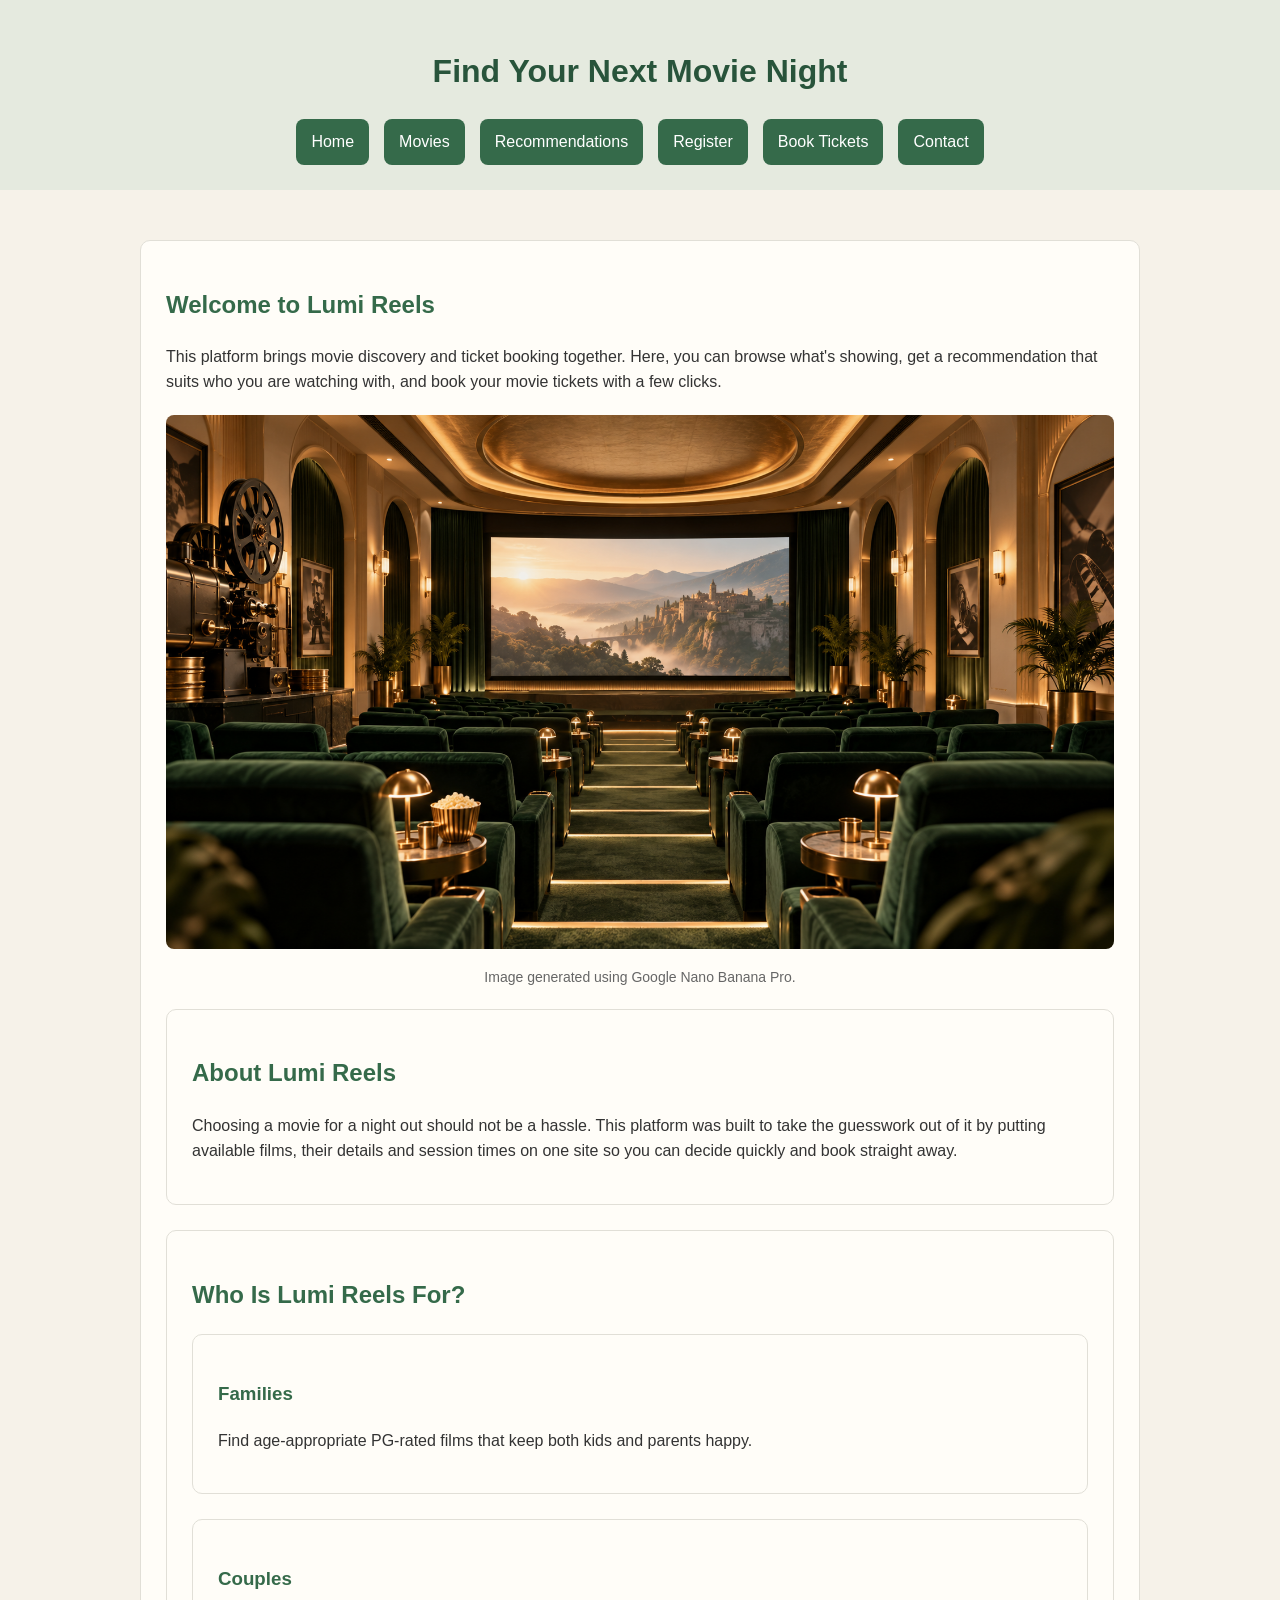
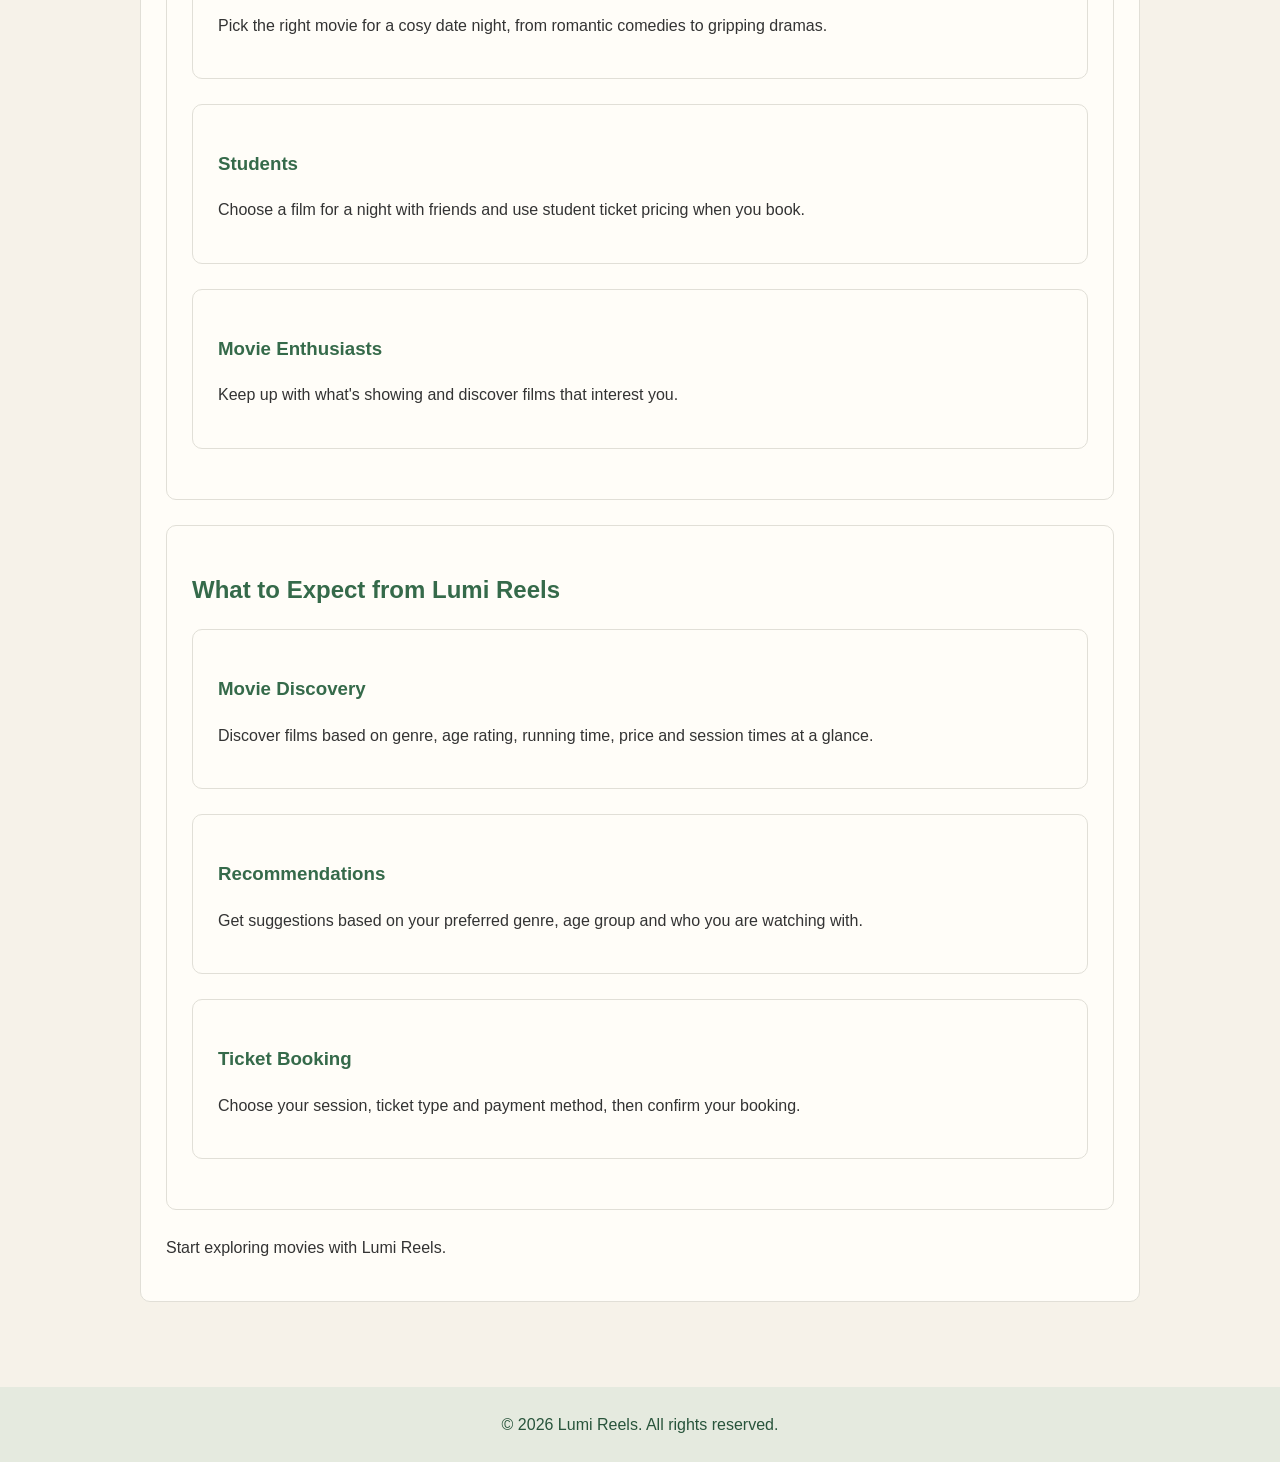
<file: index.html>
<!DOCTYPE html>
<html lang="en">

<head>
    <meta charset="UTF-8">
    <meta name="description" content="Discover Movies and Book Tickets">
    <meta name="keywords" content="movies, tickets, recommendations">
    <meta name="author" content="Nishith">
    <meta name="viewport" content="width=device-width, initial-scale=1.0">

    <title>Lumi Reels - Discover Movies and Book Tickets</title>

    <link rel="stylesheet" href="style/desktop.css" media="screen and (min-width: 768px)">
    <link rel="stylesheet" href="style/mobile.css" media="screen and (max-width: 767px)">
</head>

<body>

    <header id="main-header">
        <h1>Find Your Next Movie Night</h1>

        <nav aria-label="Main navigation">
            <ul>
                <li><a href="index.html" aria-current="page">Home</a></li>
                <li><a href="movies.html">Movies</a></li>
                <li><a href="recommend.html">Recommendations</a></li>
                <li><a href="register.html">Register</a></li>
                <li><a href="booking.html">Book Tickets</a></li>
                <li><a href="contact.html">Contact</a></li>
            </ul>
        </nav>
    </header>

    <main id="main-content">

        <article class="student-guide">

            <header>
                <h2>Welcome to Lumi Reels</h2>
                <p>
                    This platform brings movie discovery and ticket booking together.
                    Here, you can browse what's showing, get a recommendation that
                    suits who you are watching with, and book your movie tickets with a few clicks.
                </p>
            </header>

            
            <figure id="photo-section" class="photo-section">

                <img src="images/imgindex.png"
                    alt="Luxury cinema interior"
                    class="campus-photo">

                <figcaption>
                    Image generated using Google Nano Banana Pro.
                </figcaption>

            </figure>


            <section id="about">
                <h2>About Lumi Reels</h2>
                <p>
                    Choosing a movie for a night out should not be a hassle. This platform was built to take the guesswork out of it by
                    putting available films, their details and session times on one site so you can decide quickly and book straight away.
                </p>
            </section>

            <section id="audience">
                <h2>Who Is Lumi Reels For?</h2>

                <section>
                    <h3>Families</h3>
                    <p>Find age-appropriate PG-rated films that keep both kids and parents happy.</p>
                </section>

                <section>
                    <h3>Couples</h3>
                    <p>Pick the right movie for a cosy date night, from romantic comedies to gripping dramas.</p>
                </section>

                <section>
                    <h3>Students</h3>
                    <p>Choose a film for a night with friends and use student ticket pricing when you book.</p>
                </section>

                <section>
                    <h3>Movie Enthusiasts</h3>
                    <p>Keep up with what's showing and discover films that interest you.</p>
                </section>
            </section>

            <section id="features">
                <h2>What to Expect from Lumi Reels</h2>

                <section>
                    <h3>Movie Discovery</h3>
                    <p>Discover films based on genre, age rating, running time, price and session times at a glance.</p>
                </section>

                <section>
                    <h3>Recommendations</h3>
                    <p>Get suggestions based on your preferred genre, age group and who you are watching with.</p>
                </section>

                <section>
                    <h3>Ticket Booking</h3>
                    <p>Choose your session, ticket type and payment method, then confirm your booking.</p>
                </section>
            </section>

            <footer>
                <p>Start exploring movies with Lumi Reels.</p>
            </footer>

        </article>

    </main>

    <footer id="main-footer">
        <p>&copy; 2026 Lumi Reels. All rights reserved.</p>
    </footer>

</body>
</html>
</file>
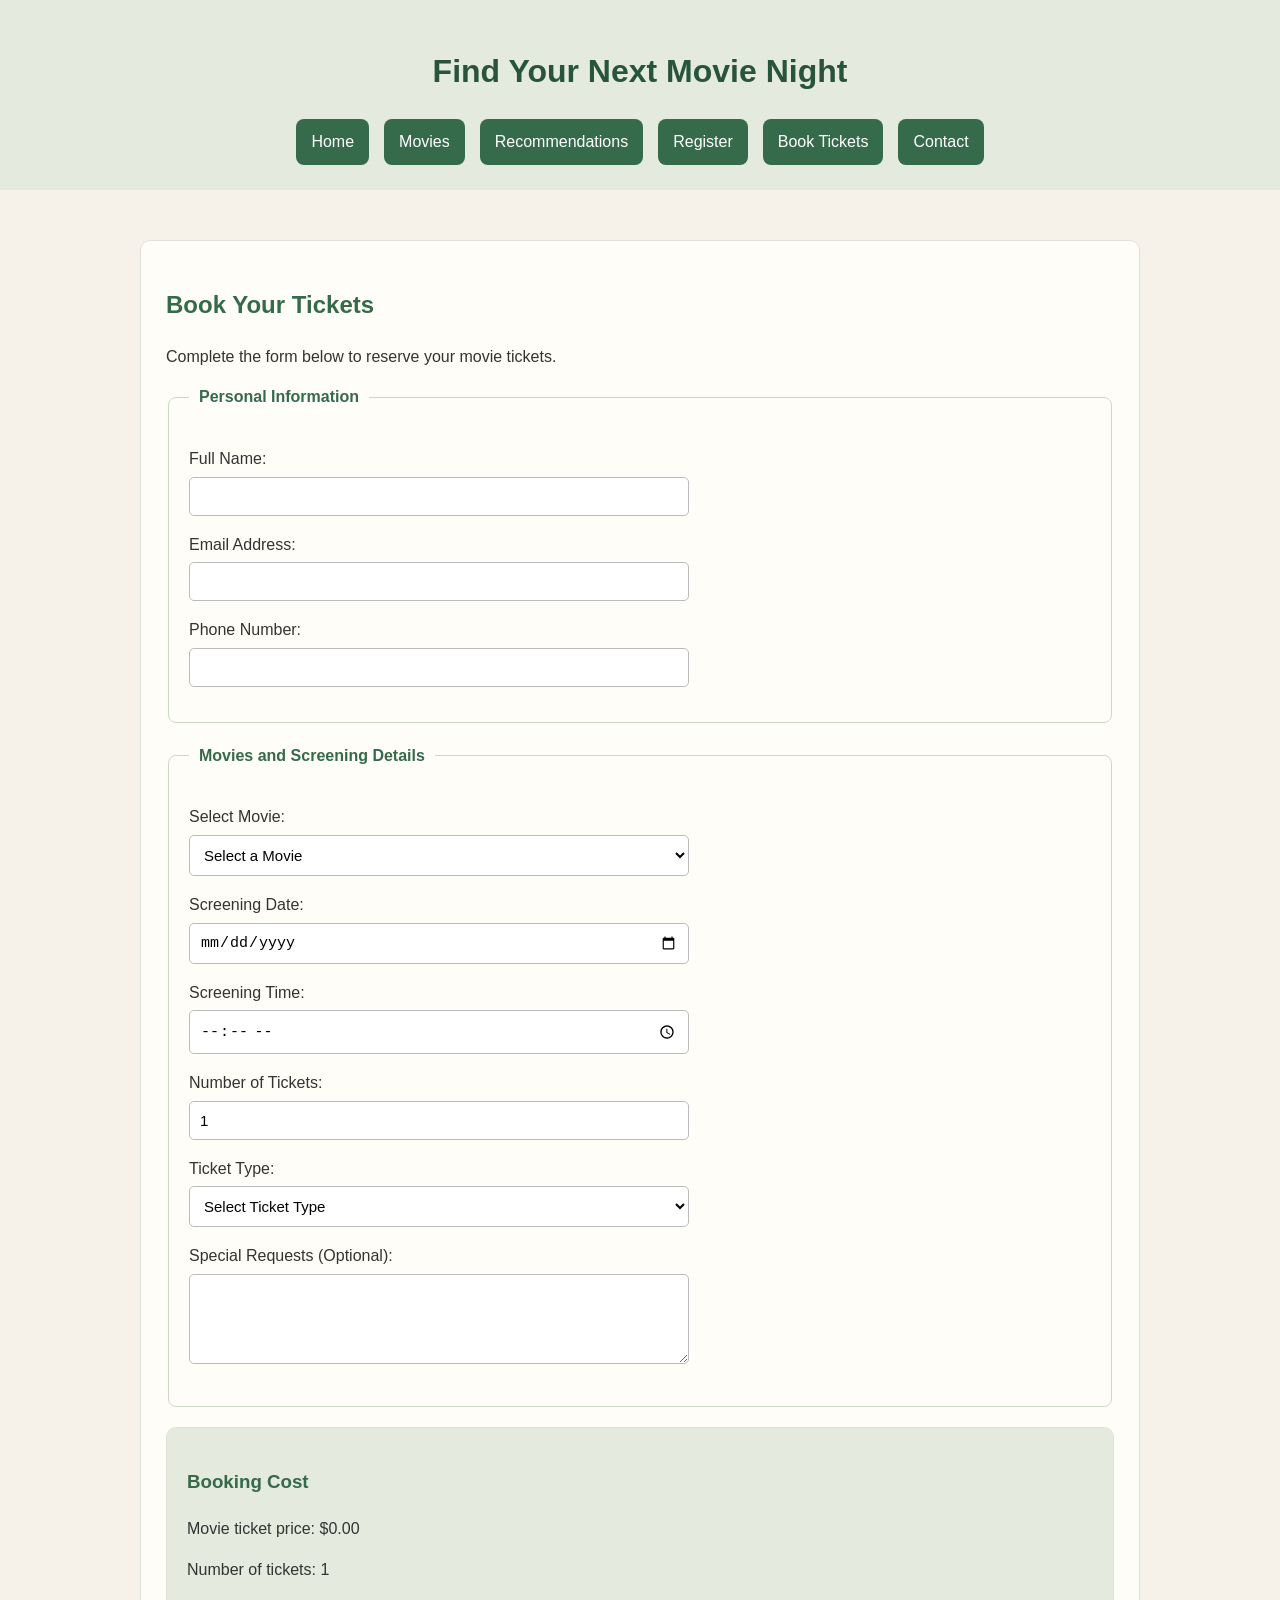
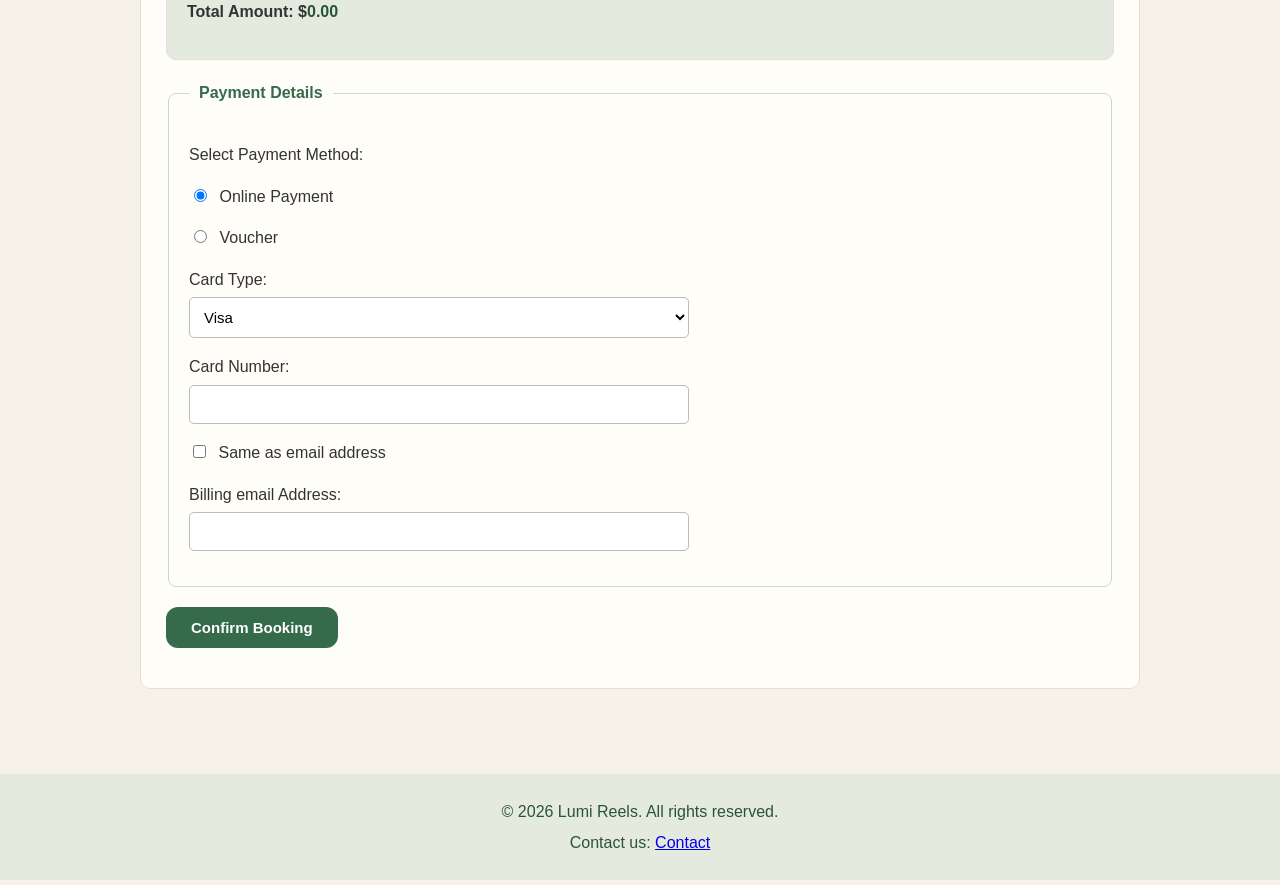
<file: Booking.html>
<!DOCTYPE html>
<html lang="en">

<head>
    <meta charset="UTF-8">
    <meta name="description" content="Discover Movies and Book Tickets">
    <meta name="keywords" content="movies, tickets, recommendations">
    <meta name="author" content="Nishith">
    <meta name="viewport" content="width=device-width, initial-scale=1.0">

    <title>Lumi Reels - Book Tickets</title>

    <link rel="stylesheet" href="style/desktop.css" media="screen and (min-width: 768px)">
    <link rel="stylesheet" href="style/mobile.css" media="screen and (max-width: 767px)">
    <script src="js/script.js"></script>
</head>

<body>

    <header id="main-header">
        <h1>Find Your Next Movie Night</h1>

        <nav aria-label="Main navigation">
            <ul>
                <li><a href="index.html">Home</a></li>
                <li><a href="movies.html">Movies</a></li>
                <li><a href="recommend.html">Recommendations</a></li>
                <li><a href="register.html">Register</a></li>
                <li><a href="booking.html" aria-current="page">Book Tickets</a></li>
                <li><a href="contact.html">Contact</a></li>
            </ul>
        </nav>
    </header>

    <main>

        <section>
            <h2>Book Your Tickets</h2>

            <p>Complete the form below to reserve your movie tickets.</p>

            
            <form id="booking-form" method="post"
                action="http://mercury.swin.edu.au/it000000/cos10005/regtest.php" novalidate>


                <fieldset>
                    <legend>Personal Information</legend>

                    <p>
                        <label for="fullname">Full Name:</label>
                        <input type="text" id="fullname" name="fullname" required>
                    </p>

                    <p>
                        <label for="emailaddress">Email Address:</label>
                        <input type="text" id="emailaddress" name="emailaddress" required>
                    </p>

                    <p>
                        <label for="phonenumber">Phone Number:</label>
                        <input type="text" id="phonenumber" name="phonenumber" required>
                    </p>

                </fieldset>

                <fieldset>
                    <legend>Movies and Screening Details</legend>

                    <p>
                        <label for="movie">Select Movie:</label>

                        <select id="movie" name="movie" required>
                            <option value="">Select a Movie</option>
                            <option value="BeforeSunrise">Before Sunrise</option>
                            <option value="ET">E.T. the Extra-Terrestrial</option>
                            <option value="ToyStory">Toy Story</option>
                            <option value="MysticRiver">Mystic River</option>
                            <option value="TheGame">The Game</option>
                            <option value="TheDarkKnight">The Dark Knight</option>
                            <option value="FightClub">Fight Club</option>
                        </select>
                    </p>

                    <p>
                        <label for="screeningdate">Screening Date:</label>
                        <input type="date" id="screeningdate" name="screeningdate" required>
                    </p>

                    <p>
                        <label for="screeningtime">Screening Time:</label>
                        <input type="time" id="screeningtime" name="screeningtime" required>
                    </p>

                    <p>
                        <label for="tickets">Number of Tickets:</label>
                        <input type="number" id="tickets"  name="tickets" min="1" value="1" required>   </p>
                    

                    <p>
                        <label for="tickettype">Ticket Type:</label>

                        <select id="tickettype" name="tickettype" required>
                            <option value="">Select Ticket Type</option>
                            <option value="adult">Adult</option>
                            <option value="child">Child</option>
                            <option value="student">Student</option>
                        </select>
                    </p>

                    <p>
                        <label for="requests">Special Requests (Optional):</label>
                        <textarea id="requests" name="requests" rows="4"></textarea>  </p>
                   

                </fieldset>

                <section id="booking-cost">

                    <h3>Booking Cost</h3>

                    <p>Movie ticket price: $<span id="ticketprice">0.00</span></p>

                    <p>Number of tickets: <span id="ticketcount">1</span></p>

                    <p>
                        <strong>Total Amount: $<span id="totalcost">0.00</span></strong>
                    </p>

                </section>

                <fieldset>
                    <legend>Payment Details</legend>

                    <p>Select Payment Method:</p>

                    <p>
                        <input type="radio" id="online" name="paymentmethod" value="online" checked required>
                        <label for="online">Online Payment</label>
                    </p>

                    <p>
                        <input type="radio" id="voucher" name="paymentmethod"
                                value="voucher">
                        <label for="voucher">Voucher</label>
                    </p>

                    <div id="cardFields">

                        <p>
                            <label for="cardtype">Card Type:</label>
                            <select id="cardtype" name="cardtype">
                                <option value="visa">Visa</option>
                                <option value="mastercard">Mastercard</option>
                                <option value="amex">American Express</option>
                            </select>
                        </p>

                        <p>
                            <label for="cardnumber">Card Number:</label>

                            <input type="text" id="cardnumber"
                                   name="cardnumber" maxlength="16">
                        </p>

                    </div>
                    <div id="voucherFields" style="display: none;">
                        <p>
                            <label for="vouchercode">Voucher Code:</label>
                            <input type="text" id="vouchercode"
                                   name="vouchercode" maxlength="12"> </p>
                    
                    </div>

                    <p>
                        <input type="checkbox" id="sameemail" name="sameemail">
                        <label for="sameemail">Same as email address</label>
                    </p>

                    <p>
                        <label for="billingemail">Billing email Address:</label>
                        <input type="text" id="billingemail"
                               name="billingemail" required>
                    </p>

                </fieldset>

                <p>
                    <button type="submit">Confirm Booking</button>
                </p>

            </form>

        </section>

    </main>

    <footer>
        <p>&copy; 2026 Lumi Reels. All rights reserved.</p>
        <p>Contact us: <a href="contact.html">Contact</a></p>
    </footer>

</body>
</html>
</file>
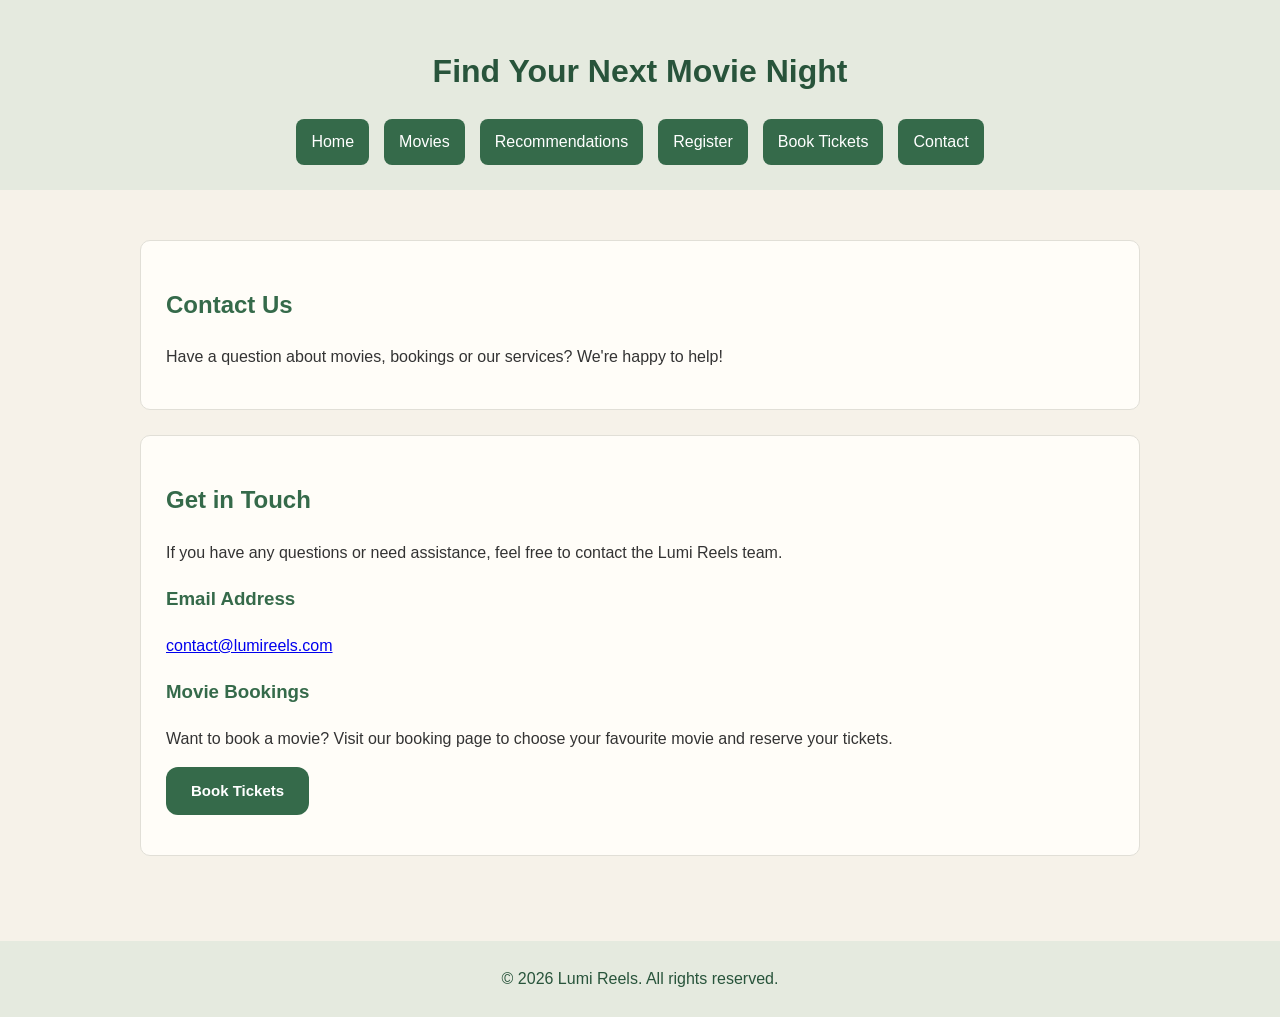
<file: Contact.html>
<!DOCTYPE html>
<html lang="en">

<head>
    <meta charset="UTF-8">
    <meta name="description" content="Contact Lumi Reels">
    <meta name="keywords" content="movies, tickets, contact">
    <meta name="author" content="Nishith">
    <meta name="viewport" content="width=device-width, initial-scale=1.0">

    <title>Lumi Reels - Contact Us</title>

    <link rel="stylesheet" href="style/desktop.css" media="screen and (min-width: 768px)">
    <link rel="stylesheet" href="style/mobile.css" media="screen and (max-width: 767px)">
</head>

<body>

    <header id="main-header">
        <h1>Find Your Next Movie Night</h1>

        <nav aria-label="Main navigation">
            <ul>
                <li><a href="index.html">Home</a></li>
                <li><a href="movies.html">Movies</a></li>
                <li><a href="recommend.html">Recommendations</a></li>
                <li><a href="register.html">Register</a></li>
                <li><a href="booking.html">Book Tickets</a></li>
                <li><a href="contact.html" aria-current="page">Contact</a></li>
            </ul>
        </nav>
    </header>

    <main>

        <section class="page-intro">
            <h2>Contact Us</h2>
            <p>Have a question about movies, bookings or our services?
               We're happy to help!</p>
        </section>

        <section id="contact-info">

            <h2>Get in Touch</h2>

            <p>
                If you have any questions or need assistance,
                feel free to contact the Lumi Reels team.
            </p>

            <h3>Email Address</h3>

            <p>
                <a href="mailto:contact@example.com">
                    contact@lumireels.com
                </a>
            </p>

            <h3>Movie Bookings</h3>

            <p>
                Want to book a movie?
                Visit our booking page to choose your favourite
                movie and reserve your tickets.
            </p>

            <p>
                <a href="booking.html" class="btn">Book Tickets</a>
            </p>

        </section>

    </main>

    <footer>
        <p>&copy; 2026 Lumi Reels. All rights reserved.</p>
    </footer>

</body>
</html>
</file>
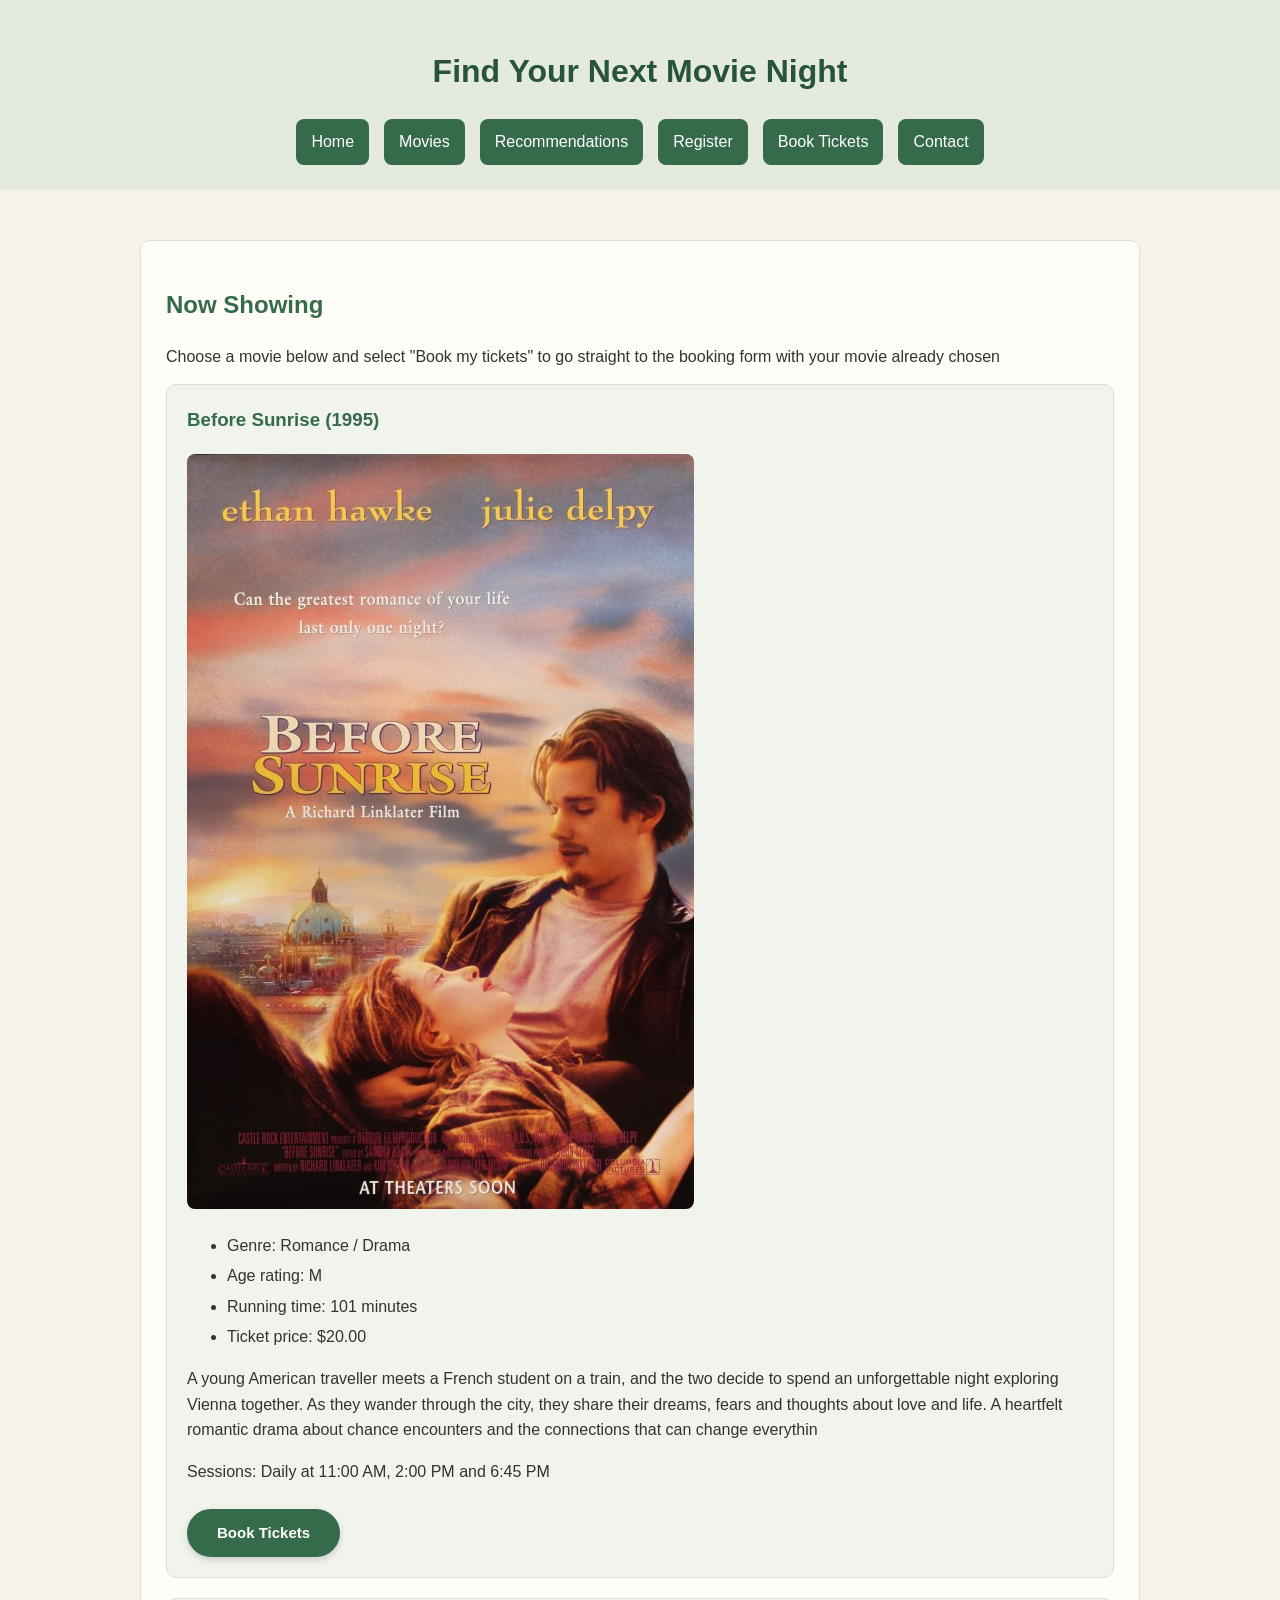
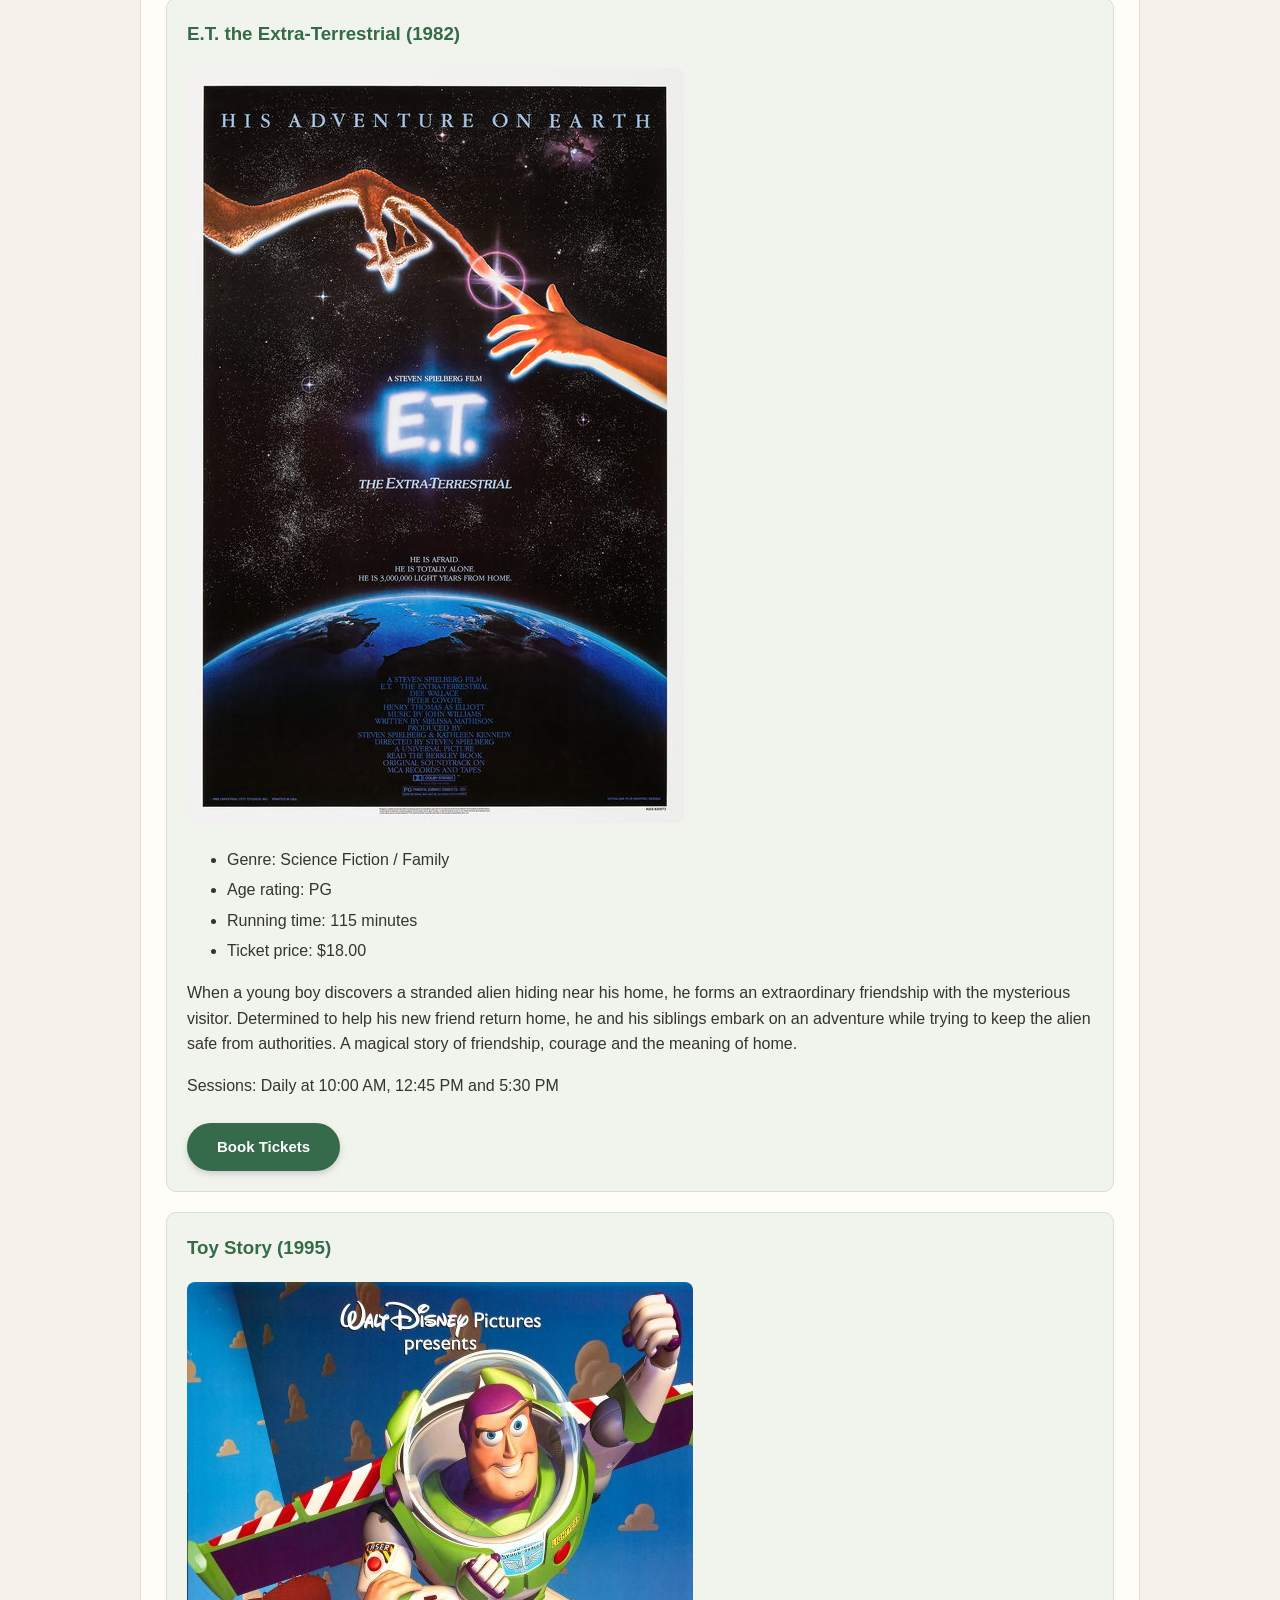
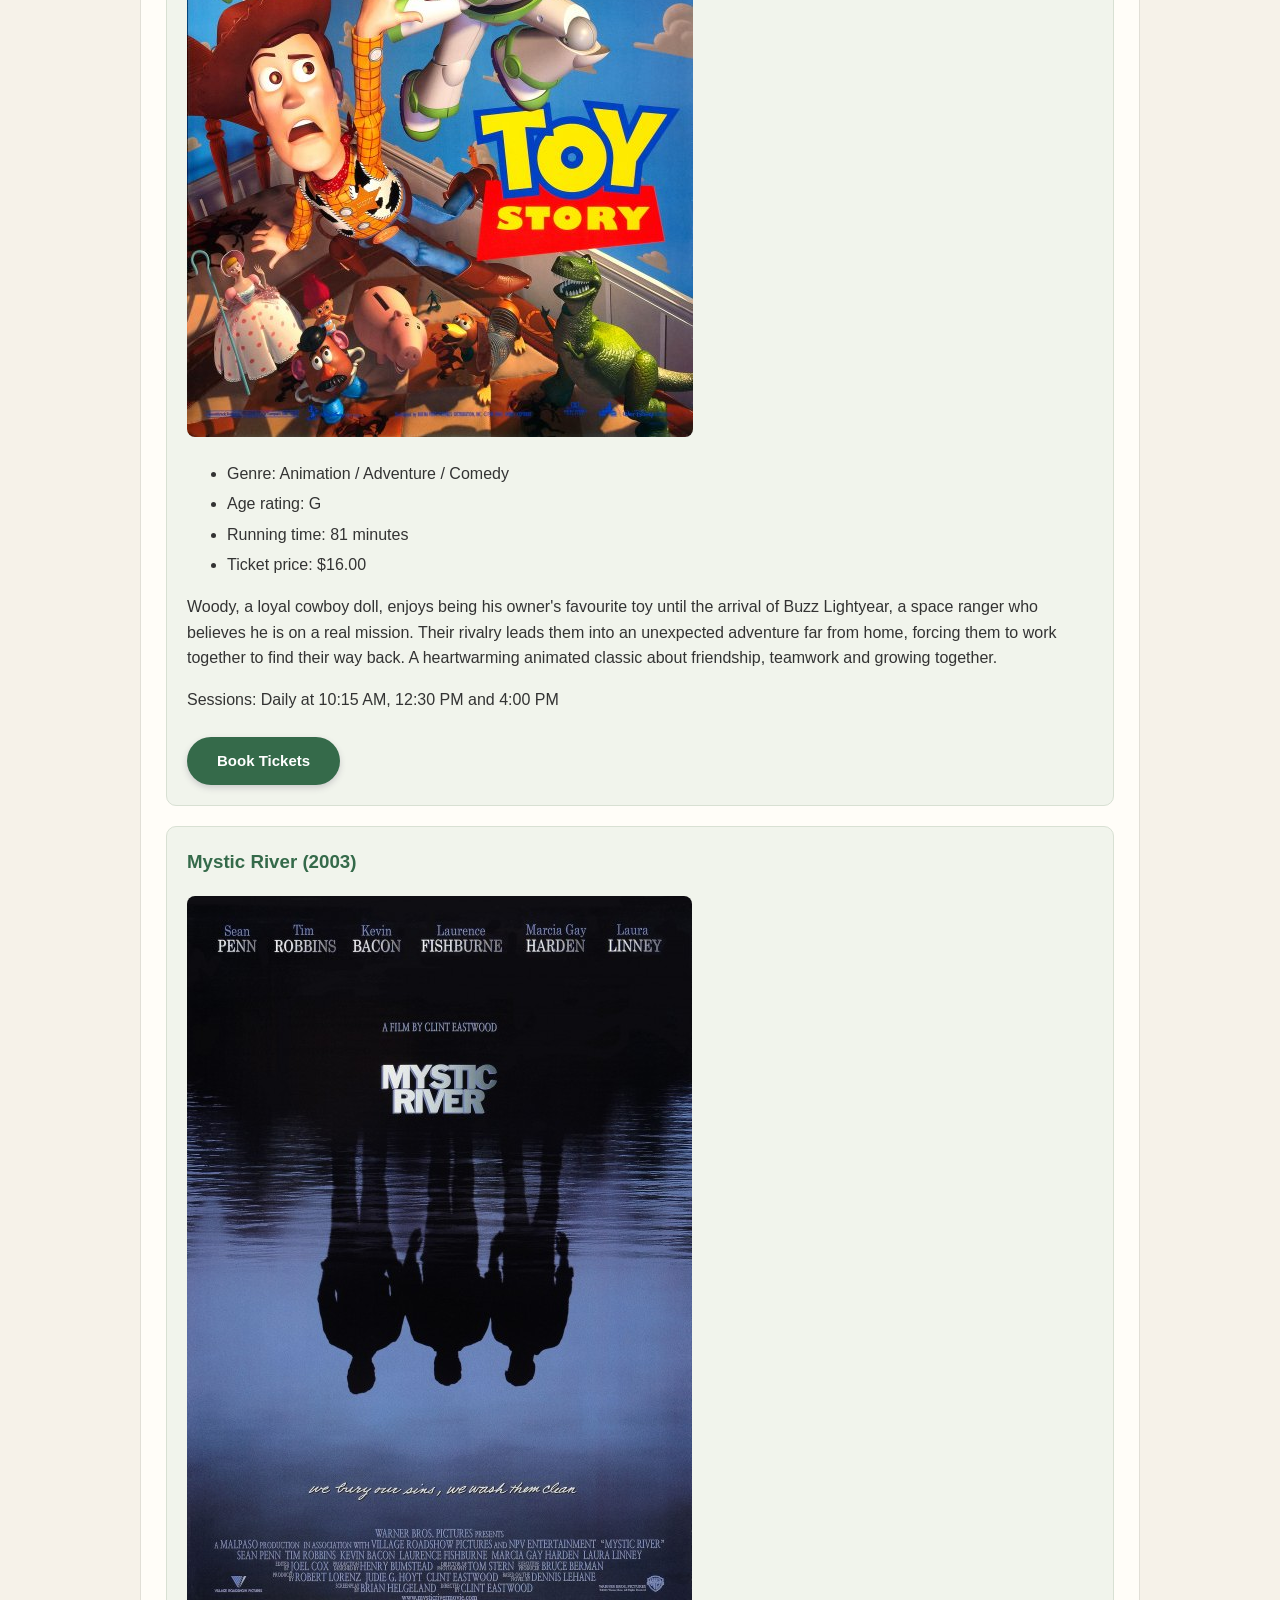
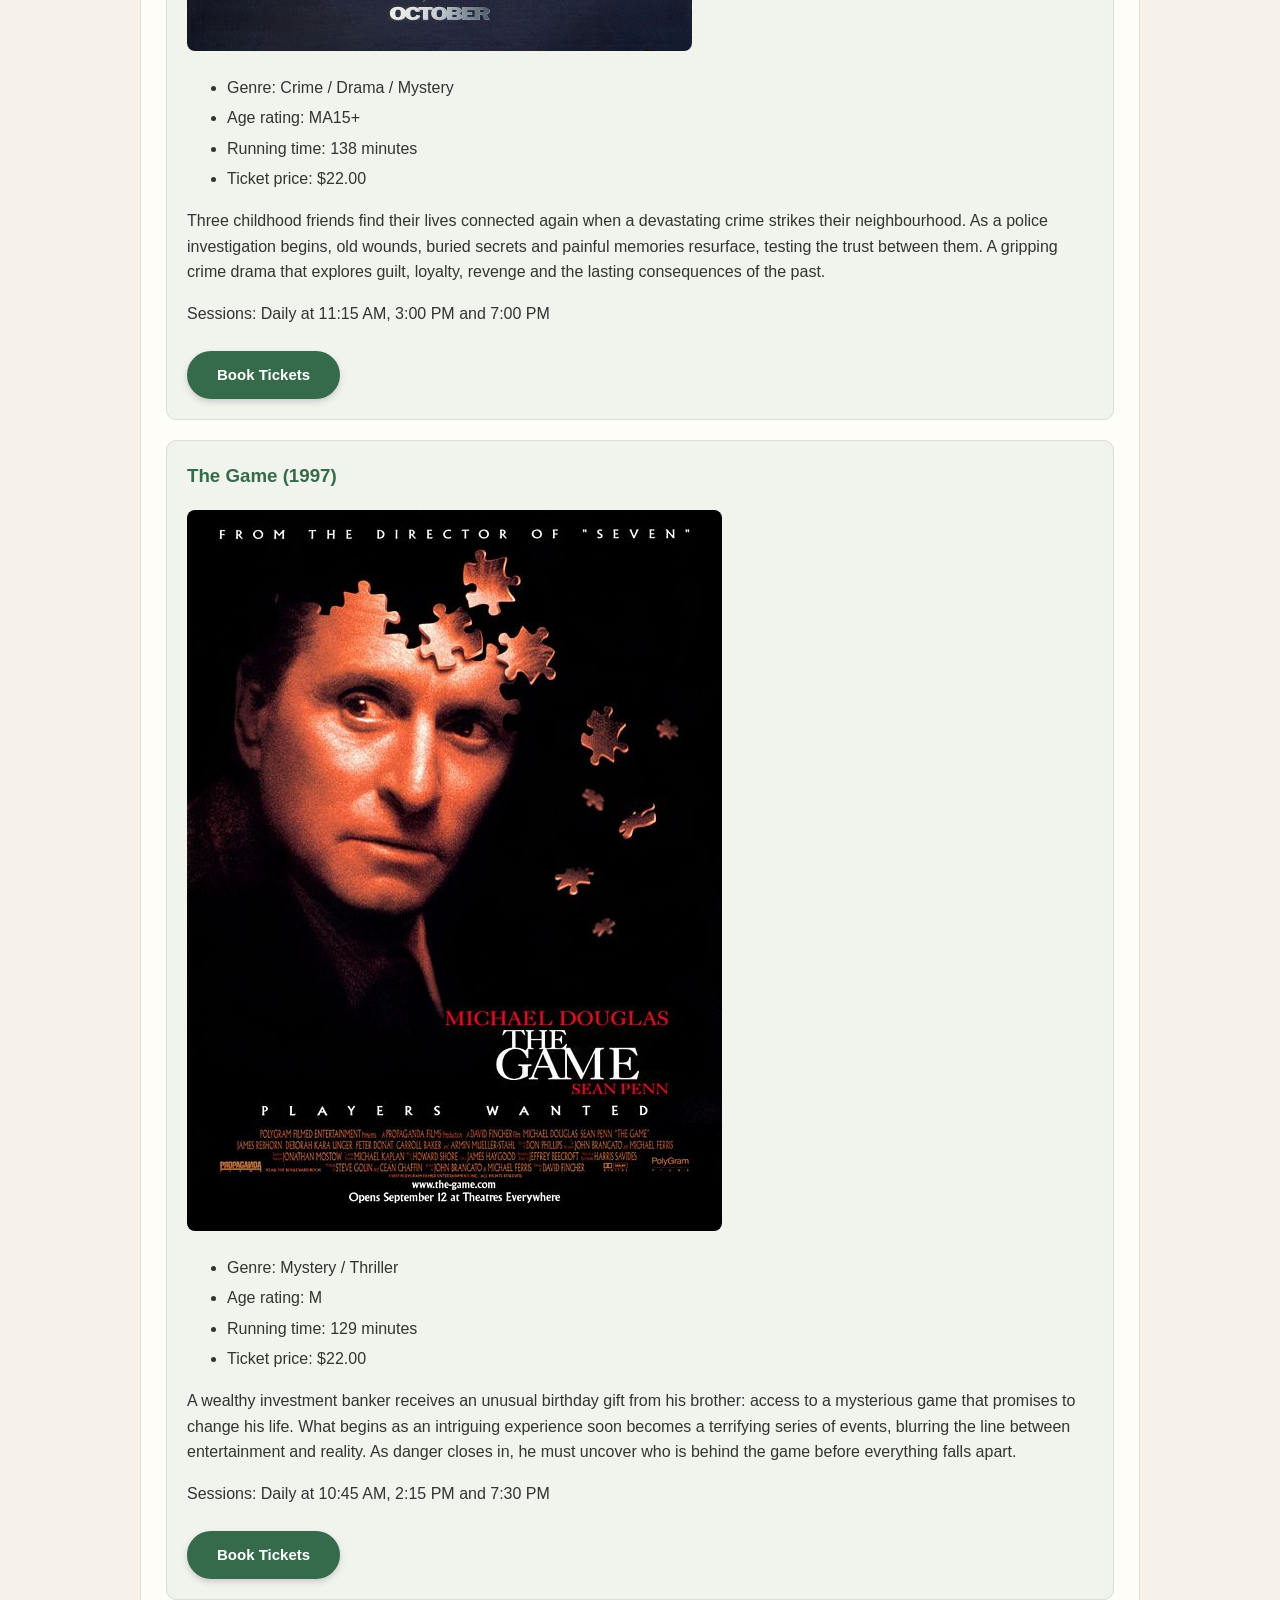
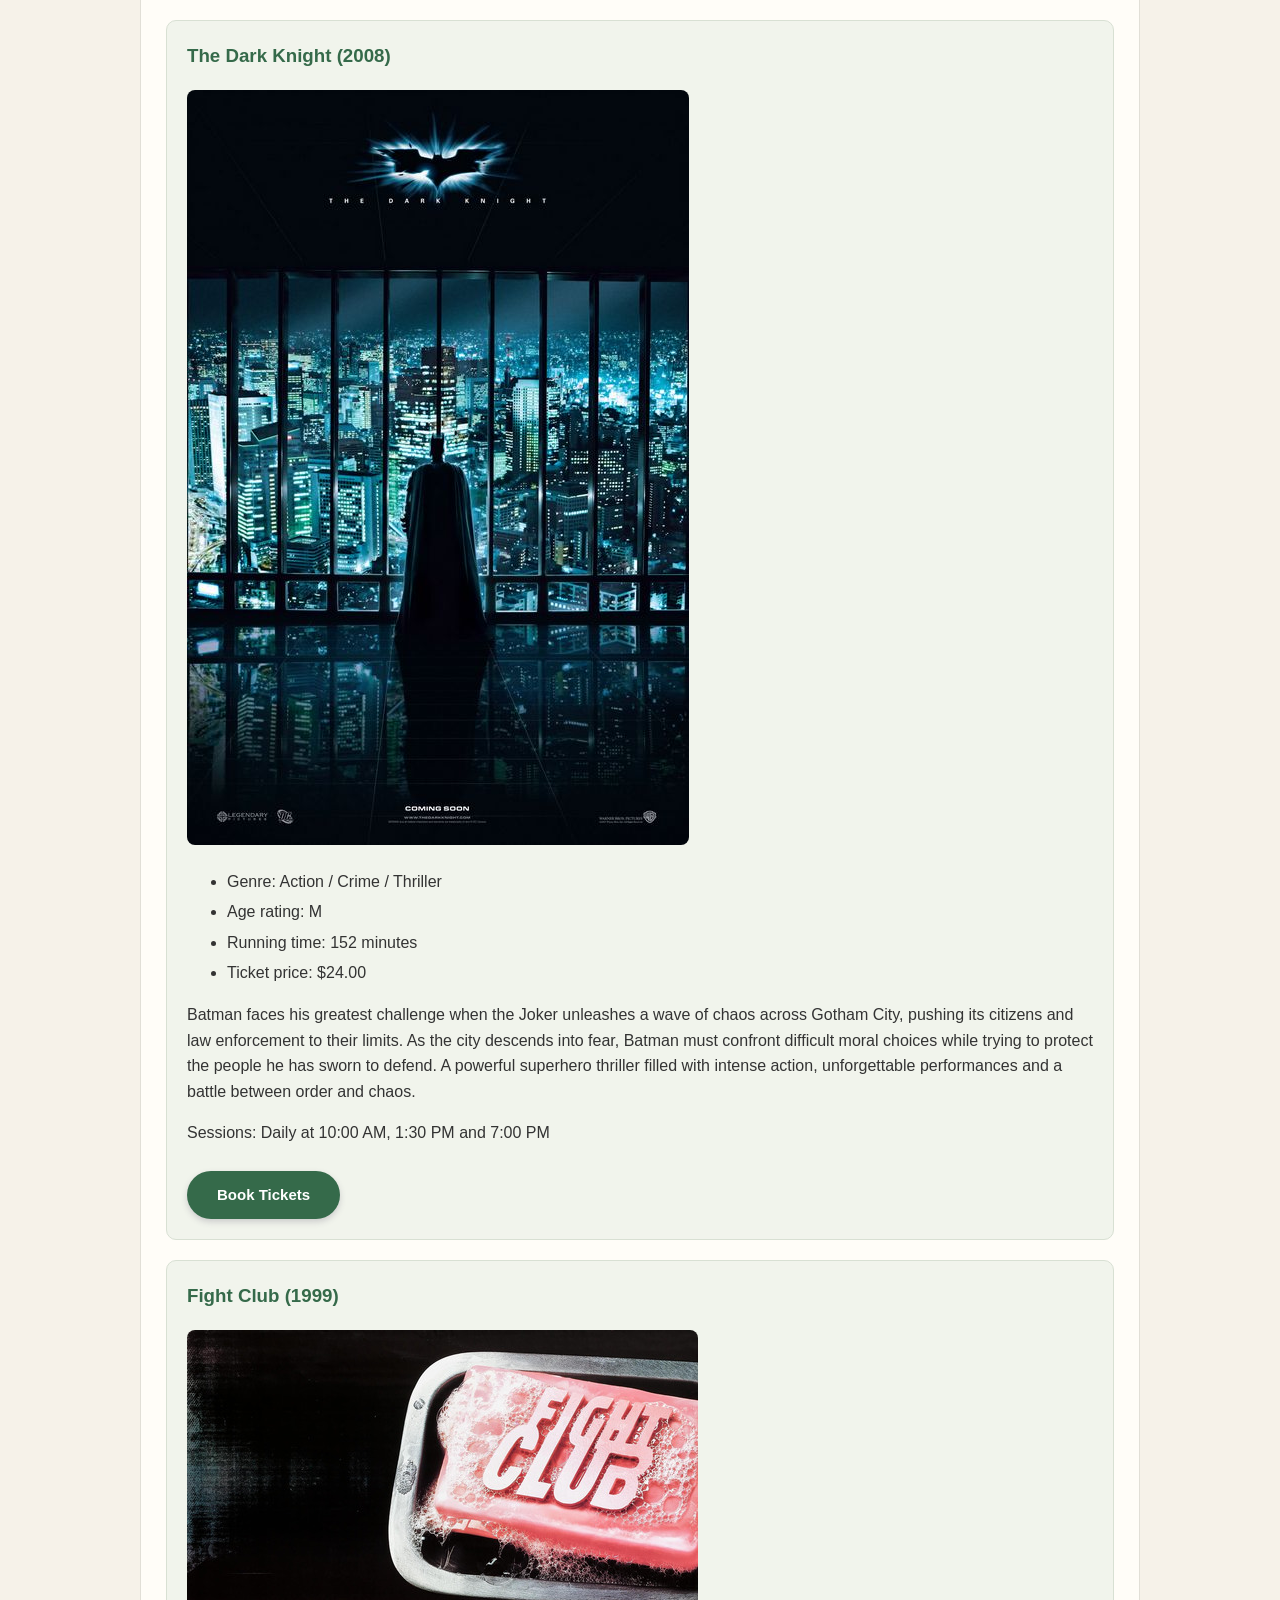
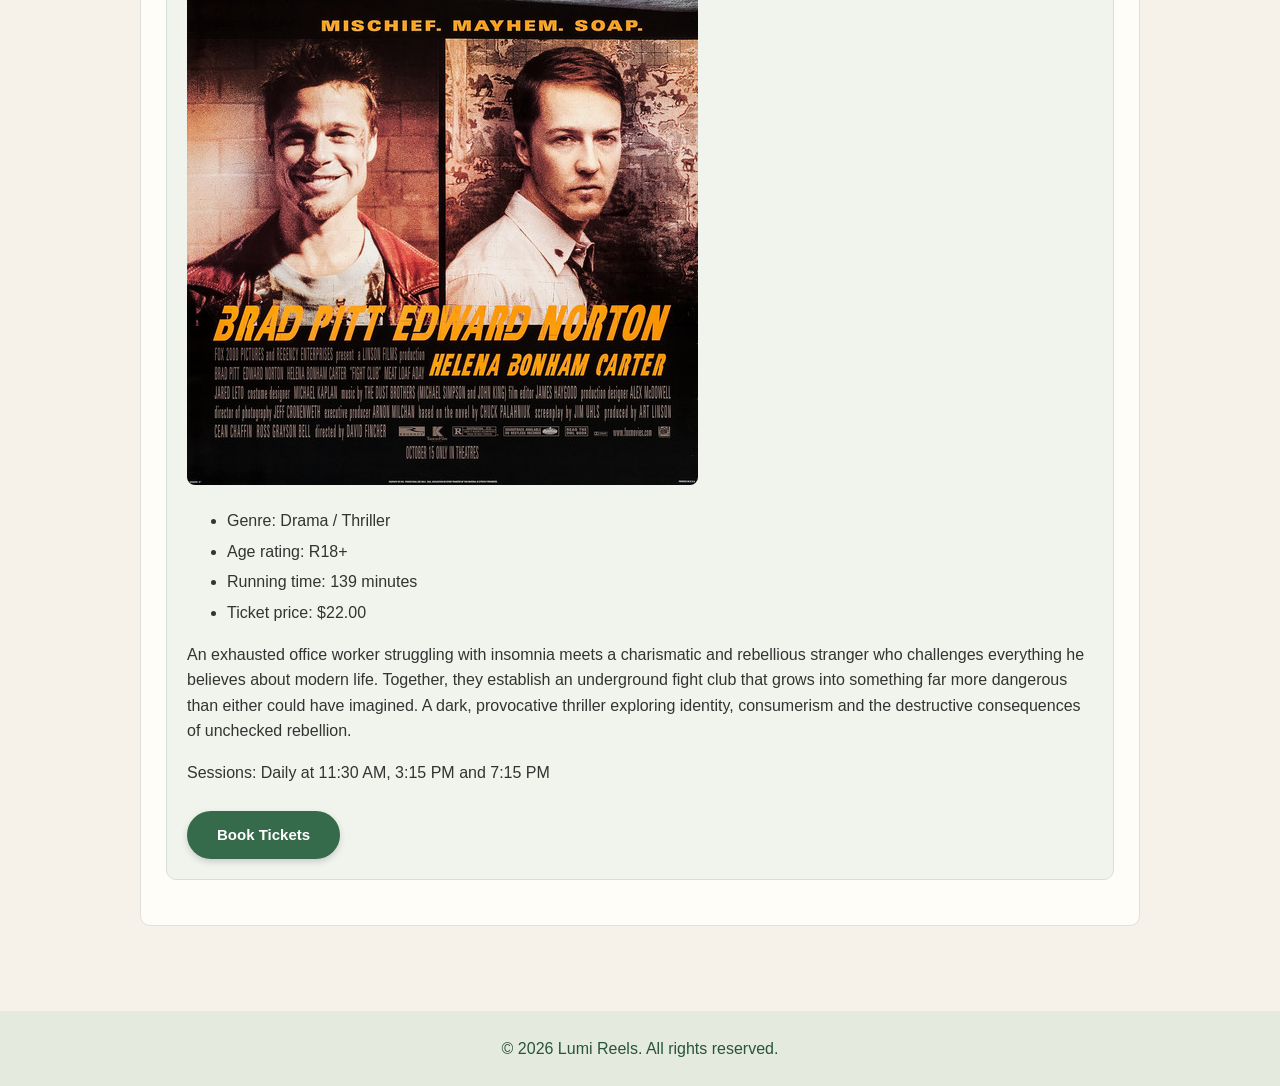
<file: Movies.html>
<!DOCTYPE html>
<html lang="en">

<head>
    <meta charset="UTF-8">
    <meta name="description" content="Discover Movies and Book Tickets">
    <meta name="keywords" content="movies, tickets, recommendations">
    <meta name="author" content="Nishith">
    <meta name="viewport" content="width=device-width, initial-scale=1.0">

    <title>Lumi Reels - Discover Movies and Book Tickets</title>

    <link rel="stylesheet" href="style/desktop.css" media="screen and (min-width: 768px)">
    <link rel="stylesheet" href="style/mobile.css" media="screen and (max-width: 767px)">
</head>

<body>

    <header id="main-header">
        <h1>Find Your Next Movie Night</h1>

        <nav aria-label="Main navigation">
            <ul>
                <li><a href="index.html">Home</a></li>
                <li><a href="movies.html">Movies</a></li>
                <li><a href="recommend.html">Recommendations</a></li>
                <li><a href="register.html">Register</a></li>
                <li><a href="booking.html">Book Tickets</a></li>
                <li><a href="contact.html">Contact</a></li>
            </ul>
        </nav>
    </header>

    <main>

        <section id="now-showing">

            <h2>Now Showing</h2>
            
            <p>Choose a movie below and select "Book my tickets" to go straight to the booking form 
                with your movie already chosen</p>

            <article class="movie">

                <h3>Before Sunrise (1995)</h3>

                
                <img src="images/before_sunrise.jpg" alt="Before Sunrise movie poster" class="movie-poster">


                <ul>
                    <li>Genre: Romance / Drama</li>
                    <li>Age rating: M</li>
                    <li>Running time: 101 minutes</li>
                    <li>Ticket price: $20.00</li>
                </ul>

                <p>A young American traveller meets a French student on a train, and the two decide to spend an unforgettable night exploring Vienna together. As they wander through the city, they share their dreams, fears and thoughts about love and life. A heartfelt romantic drama about chance encounters and the connections that can change everythin</p>

                <p>Sessions: Daily at 11:00 AM, 2:00 PM and 6:45 PM</p>

                <a href="booking.html?movie=BeforeSunrise" class="book-tickets">
                Book Tickets</a>

            </article>
            
            <article class="movie">


                <h3>E.T. the Extra-Terrestrial (1982)</h3>

                
                <img src="images/e_t_the_extra_terrestrial_ver3.jpg" alt="E.T. movie poster" class="movie-poster">


                <ul>
                    <li>Genre: Science Fiction / Family</li>
                    <li>Age rating: PG</li>
                    <li>Running time: 115 minutes</li>
                    <li>Ticket price: $18.00</li>
                </ul>

                <p>When a young boy discovers a stranded alien hiding near his home, he forms an extraordinary friendship with the mysterious visitor. 
                Determined to help his new friend return home, he and his siblings embark on an adventure while trying to keep the alien safe from authorities. 
                A magical story of friendship, courage and the meaning of home.</p>

                <p>Sessions: Daily at 10:00 AM, 12:45 PM and 5:30 PM</p>

                <a href="booking.html?movie=ET" class="book-tickets">
                    Book Tickets</a>
            </article>

            <article class="movie">

                <h3>Toy Story (1995)</h3>

                
                <img src="images/toy_story_ver1.jpg" alt="Toy Story movie poster" class="movie-poster">


                <ul>
                    <li>Genre: Animation / Adventure / Comedy</li>
                    <li>Age rating: G</li>
                    <li>Running time: 81 minutes</li>
                    <li>Ticket price: $16.00</li>
                </ul>

                <p>Woody, a loyal cowboy doll, enjoys being his owner's favourite toy until the arrival of Buzz Lightyear, 
                    a space ranger who believes he is on a real mission. Their rivalry leads them into an unexpected adventure far from home, forcing them to work together to find their way back. A heartwarming animated classic about friendship, teamwork and growing together.</p>

                <p>Sessions: Daily at 10:15 AM, 12:30 PM and 4:00 PM</p>
                
                <a href="booking.html?movie=ToyStory" class="book-tickets">
                Book Tickets </a>

            </article>

            <article class="movie">

                <h3>Mystic River (2003)</h3>

                
                <img src="images/mystic_river.jpg" alt="Mystic River movie poster" class="movie-poster">


                <ul>
                    <li>Genre: Crime / Drama / Mystery</li>
                    <li>Age rating: MA15+</li>
                    <li>Running time: 138 minutes</li>
                    <li>Ticket price: $22.00</li>
                </ul>

                <p>Three childhood friends find their lives connected again when a devastating crime strikes their neighbourhood. As a police investigation begins,
                    old wounds, buried secrets and painful memories resurface, testing the trust between them. A gripping crime drama that explores guilt, loyalty,
                    revenge and the lasting consequences of the past.</p>

                <p>Sessions: Daily at 11:15 AM, 3:00 PM and 7:00 PM</p>
                        
                <a href="booking.html?movie=MysticRiver" class="book-tickets">
                    Book Tickets</a>  
            </article>
            
            <article class="movie">

                <h3>The Game (1997)</h3>

                
                <img src="images/game.jpg" alt="The Game movie poster" class="movie-poster">


                <ul>
                    <li>Genre: Mystery / Thriller</li>
                    <li>Age rating: M</li>
                    <li>Running time: 129 minutes</li>
                    <li>Ticket price: $22.00</li>
                </ul>

                <p>A wealthy investment banker receives an unusual birthday gift from his brother: access to a mysterious game that promises to change his
                    life. What begins as an intriguing experience soon becomes a terrifying series of events, blurring the line between entertainment and reality. 
                    As danger closes in, he must uncover who is behind the game before everything falls apart.</p>

                <p>Sessions: Daily at 10:45 AM, 2:15 PM and 7:30 PM</p>

                <a href="booking.html?movie=TheGame" class="book-tickets">
                    Book Tickets</a>
            </article>

            <article class="movie">

                <h3>The Dark Knight (2008)</h3>

                
                <img src="images/dark_knight_ver2.jpg" alt="The Dark Knight movie poster" class="movie-poster">


                <ul>
                    <li>Genre: Action / Crime / Thriller</li>
                    <li>Age rating: M</li>
                    <li>Running time: 152 minutes</li>
                    <li>Ticket price: $24.00</li>
                </ul>

                <p>Batman faces his greatest challenge when the Joker unleashes a wave of chaos across Gotham City, pushing its citizens and law enforcement 
                    to their limits. As the city descends into fear, Batman must confront difficult moral choices while trying to protect the people he has sworn 
                    to defend. A powerful superhero thriller filled with intense action, unforgettable performances and a battle between order and chaos.</p>

                <p>Sessions: Daily at 10:00 AM, 1:30 PM and 7:00 PM</p>

                <a href="booking.html?movie=TheDarkKnight" class="book-tickets">
                    Book Tickets</a>  
                    
            </article>

            <article class="movie">

                <h3>Fight Club (1999)</h3>

                
                <img src="images/fight_club_ver4.jpg" alt="Fight Club movie poster" class="movie-poster">


                <ul>
                    <li>Genre: Drama / Thriller</li>
                    <li>Age rating: R18+</li>
                    <li>Running time: 139 minutes</li>
                    <li>Ticket price: $22.00</li>
                </ul>

                <p>An exhausted office worker struggling with insomnia meets a charismatic and rebellious stranger who challenges everything he believes
                     about modern life. Together, they establish an underground fight club that grows into something far more dangerous than either could 
                     have imagined. A dark, provocative thriller exploring identity, consumerism and the destructive consequences of unchecked rebellion.</p>

                <p>Sessions: Daily at 11:30 AM, 3:15 PM and 7:15 PM</p>

                <a href="booking.html?movie=FightClub" class="book-tickets">
                    Book Tickets</a>

            </article>
        </section>
    </main>

    <footer>
    <p>&copy; 2026 Lumi Reels. All rights reserved.</p>
    </footer>

</body>
</html>
</file>
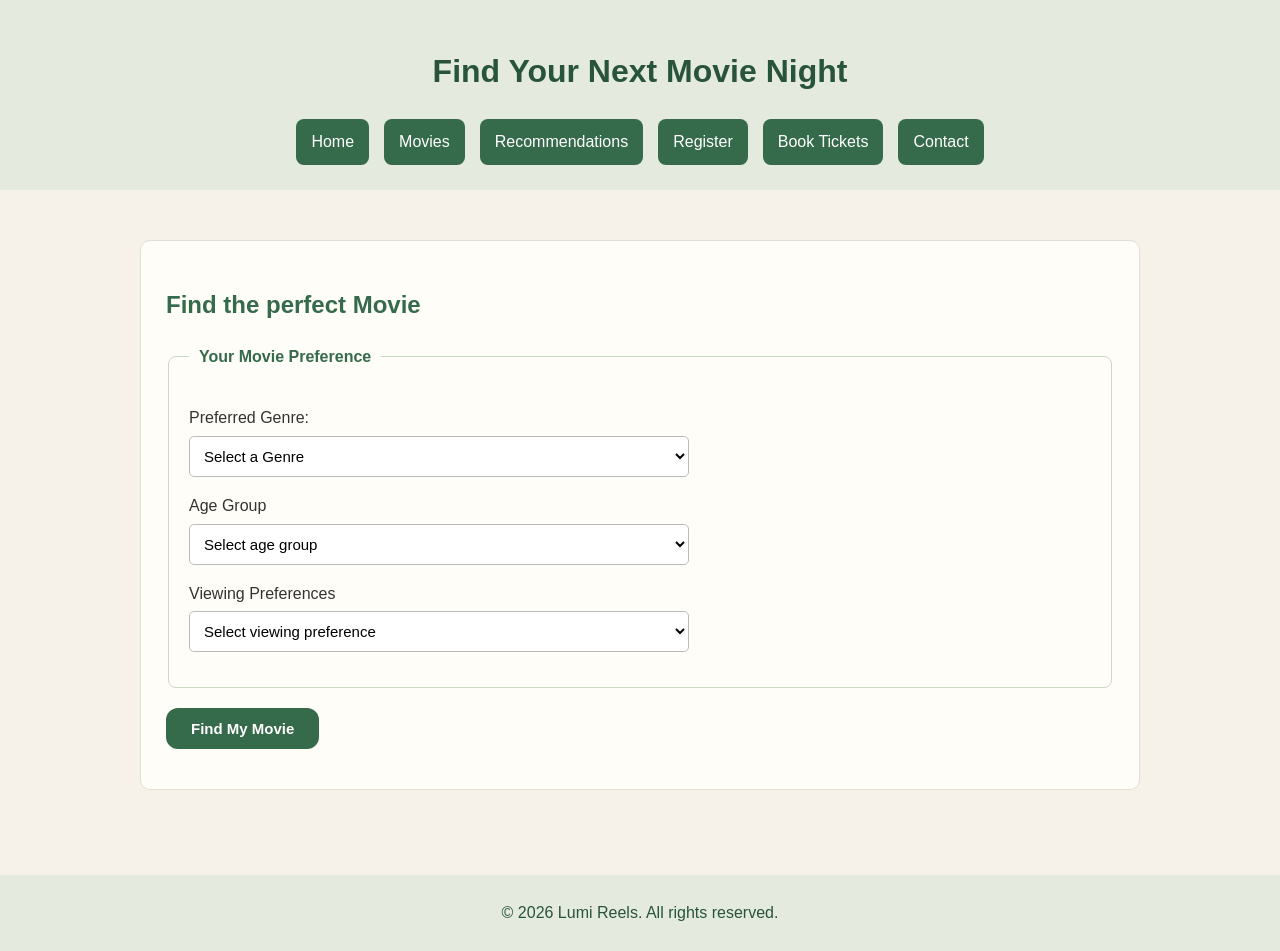
<file: Recommend.html>
<!DOCTYPE html>
<html lang="en">

<head>
    <meta charset="UTF-8">
    <meta name="description" content="Discover Movies and Book Tickets">
    <meta name="keywords" content="movies, tickets, recommendations">
    <meta name="author" content="Nishith">
    <meta name="viewport" content="width=device-width, initial-scale=1.0">

    <title>Lumi Reels - Discover Movies and Book Tickets</title>

    <link rel="stylesheet" href="style/desktop.css" media="screen and (min-width: 768px)">
    <link rel="stylesheet" href="style/mobile.css" media="screen and (max-width: 767px)">
    <script src="js/script.js"></script>
</head>

<body>

    <header id="main-header">
        <h1>Find Your Next Movie Night</h1>

        <nav aria-label="Main navigation">
            <ul>
                <li><a href="index.html">Home</a></li>
                <li><a href="movies.html">Movies</a></li>
                <li><a href="recommend.html">Recommendations</a></li>
                <li><a href="register.html">Register</a></li>
                <li><a href="booking.html">Book Tickets</a></li>
                <li><a href="contact.html">Contact</a></li>
            </ul>
        </nav>
    </header>

    <main>
        <section>
            <h2>Find the perfect Movie</h2>

            <form id="recommendation-form">

                <fieldset>
                    <legend>Your Movie Preference</legend>

                    <p>
                        <label for="preferredgenre">Preferred Genre:</label>

                        <select id="preferredgenre" name="preferredgenre" required>
                            <option value="">Select a Genre</option>
                            <option value="romance">Romance</option>
                            <option value="sciencefiction">Science Fiction</option>
                            <option value="animation">Animation</option>
                            <option value="crime">Crime</option>
                            <option value="mystery">Mystery</option>
                            <option value="action">Action</option>
                            <option value="thriller">Thriller</option>
                        </select>
                    </p>

                    <p>
                        <label for="agegroup">Age Group</label>

                        <select id="agegroup" name="agegroup" required>
                            <option value="">Select age group</option>
                            <option value="child">Child</option>
                            <option value="teen">Teen</option>
                            <option value="adult">Adult</option>
                        </select>
                    </p>

                    <p>
                        <label for="viewingpref">Viewing Preferences</label>

                        <select id="viewingpref" name="viewingpref" required>
                            <option value="">Select viewing preference</option>
                            <option value="family">Family</option>
                            <option value="friends">Friends</option>
                            <option value="datenight">Date Night</option>
                            <option value="solo">Solo</option>
                        </select>
                    </p>
                </fieldset>

                <p>
                    <button type="submit" id="find-movie">
                        Find My Movie
                    </button>
                </p>

            </form>
        </section>

        <section id="recommendation-result" hidden>

            <h2>Your Recommended Movie</h2>

            <h3 id="recommended-title">..</h3>

            <p>Genre: <span id="recommended-genre"></span></p>

            <p>Age Rating: <span id="recommended-rating"></span></p>

            <a href="#" id="recommended-booking"
            class="recommend-book-btn">
                Book Tickets
            </a>

        </section>

    </main>

    <footer>
        <p>&copy; 2026 Lumi Reels. All rights reserved.</p>
    </footer>

</body>
</html>
</file>
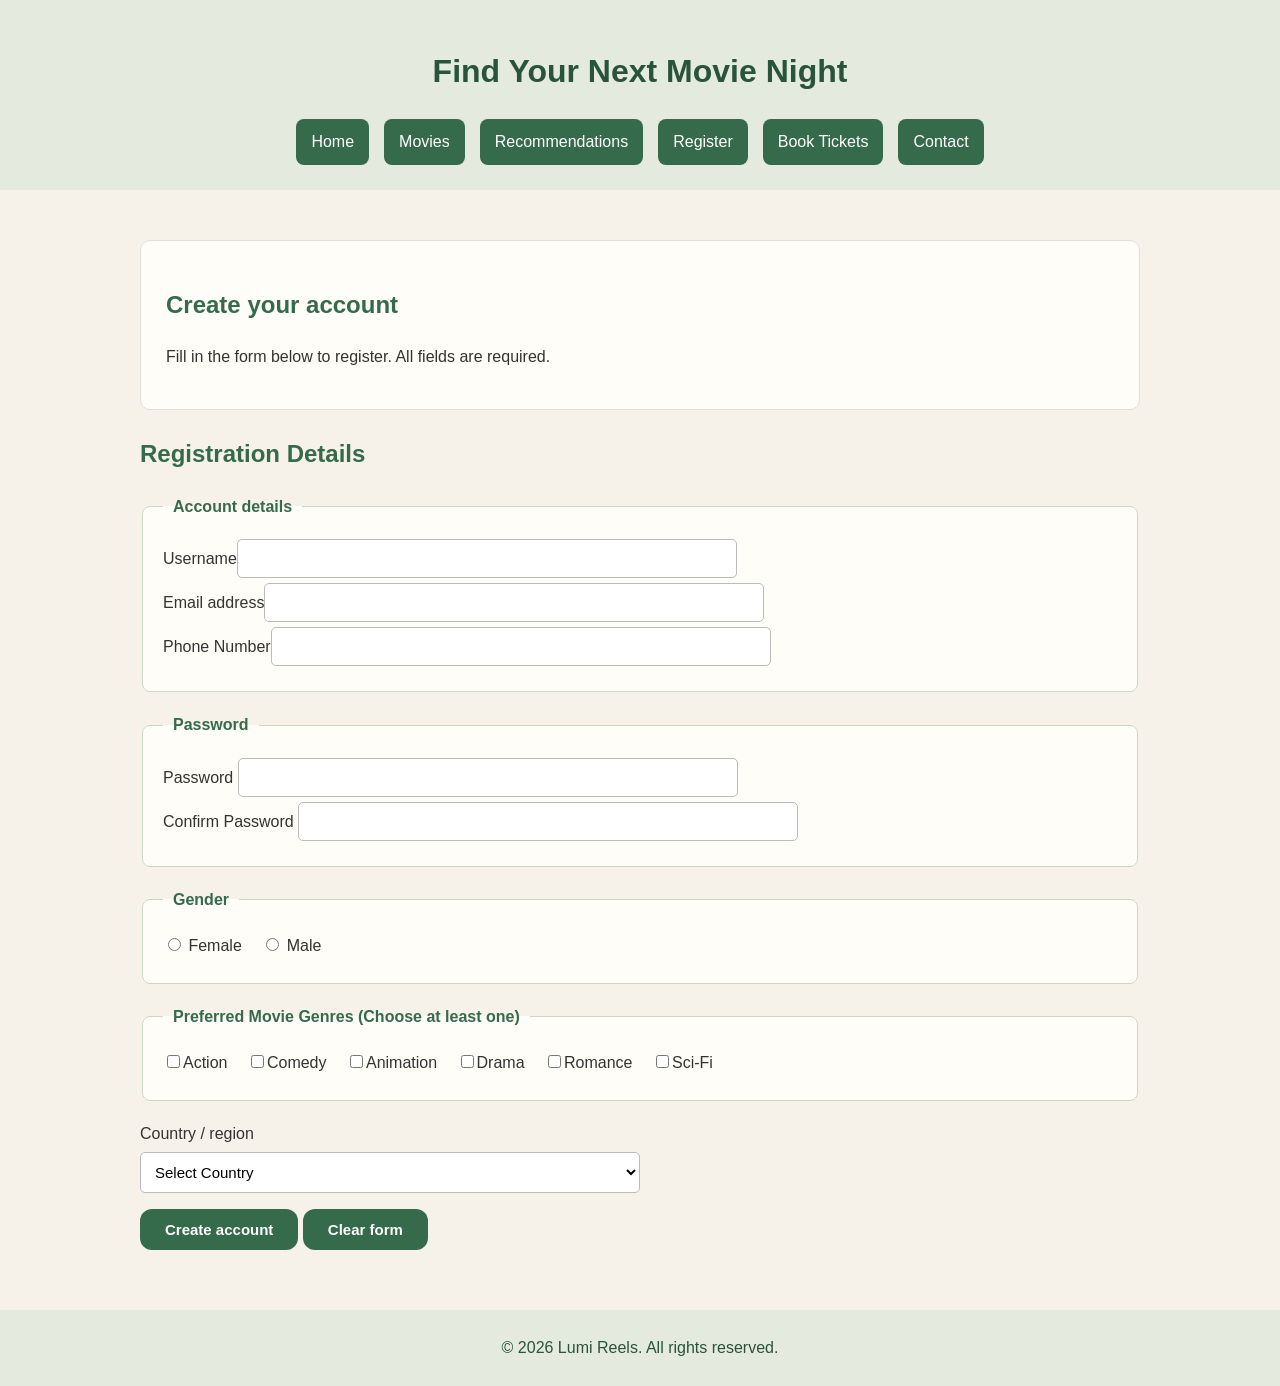
<file: Register.html>
<!DOCTYPE html>
<html lang="en">

<head>
    <meta charset="UTF-8">
    <meta name="description" content="Discover Movies and Book Tickets">
    <meta name="keywords" content="movies, tickets, recommendations">
    <meta name="author" content="Nishith">
    <meta name="viewport" content="width=device-width, initial-scale=1.0">

    <title>Lumi Reels | Discover Movies and Book Tickets</title>

    <link rel="stylesheet" href="style/desktop.css" media="screen and (min-width: 768px)">
    <link rel="stylesheet" href="style/mobile.css" media="screen and (max-width: 767px)">
    <script src="js/script.js"></script>
</head>

<body>

    <header id="main-header">
        <h1>Find Your Next Movie Night</h1>

        <nav aria-label="Main navigation">
            <ul>
                <li><a href="index.html">Home</a></li>
                <li><a href="movies.html">Movies</a></li>
                <li><a href="recommend.html">Recommendations</a></li>
                <li><a href="register.html">Register</a></li>
                <li><a href="booking.html">Book Tickets</a></li>
                <li><a href="contact.html">Contact</a></li>
            </ul>
        </nav>
    </header>

    <main>
        <section class="page-intro">
            <h2 id="register-title">Create your account</h2>
            <p>Fill in the form below to register. All fields are required.</p>
        </section>

        <h2>Registration Details</h2>

        <form id="registerForm" class="form" method="post" novalidate>
            <fieldset>
                <legend>Account details</legend>

                 <div class="form-group">
                    <label for="username">Username<input type="text" id="username" name="username" required></label>

                
                 </div>

                 <div class="form-group">
                    <label for="email">Email address<input type="text" id="email" name="email" required></label>
                 </div>

                 <label for="phonenumber">Phone Number<input type="text" id="phonenumber" name="phonenumber" required></label>
            </fieldset>

            <fieldset>
                <legend>Password</legend>

                 <div class="form-group">
                    <label for="password">Password <input type="password" id="password" name="password" required></label>
                     
                 </div>

                 <div class="form-group">
                    <label for="cpassword">Confirm Password <input type="password" id="cpassword" name="cpassword" required></label>
                 </div>
            </fieldset>

            
            <fieldset class="option-group">
                <legend>Gender</legend>

                <label>
                    <input type="radio" id="genf" name="gender" value="female">
                    Female
                </label>

                <label>
                    <input type="radio" id="genm" name="gender" value="male">
                    Male
                </label>

            </fieldset>



                
                <div class="form-group">
                    
                <fieldset class="option-group">
                    <legend>Preferred Movie Genres (Choose at least one)</legend>

                    <label><input type="checkbox" id="action" name="genres" value="action">Action</label>
                    <label><input type="checkbox" id="comedy" name="genres" value="comedy">Comedy</label>
                    <label><input type="checkbox" id="animation" name="genres" value="animation">Animation</label>
                    <label><input type="checkbox" id="drama" name="genres" value="drama">Drama</label>
                    <label><input type="checkbox" id="romance" name="genres" value="romance">Romance</label>
                    <label><input type="checkbox" id="scifi" name="genres" value="sci-fi">Sci-Fi</label>

                </fieldset>
                    <span id="genres-error" class="error-message" role="alert"></span>
                </div>

                <div class="form-group">
                    <label for="country">Country / region</label>
                    <select id="country" name="country" aria-describedby="country-error">
                        <option value="">Select Country</option>
                        <option value="australia">Australia</option>
                        <option value="china">China</option>
                        <option value="india">India</option>
                        <option value="malaysia">Malaysia</option>
                        <option value="new-zealand">New Zealand</option>
                        <option value="singapore">Singapore</option>
                        <option value="sri-lanka">Sri Lanka</option>
                        <option value="united-kingdom">United Kingdom</option>
                        <option value="united-states">United States</option>
                        <option value="other">Other</option>
                    </select>
                    <span id="country-error" class="error-message" role="alert"></span>
                </div>
            


        



            <p id="register-success" class="success-message"></p>

            <div class="button-row">
                <button type="submit" class="btn">Create account</button>
                <button type="reset" class="btn">Clear form</button>
            </div>

        </form>

    </main>

    <footer>
        <p>&copy; 2026 Lumi Reels. All rights reserved.</p>
    </footer>

</body>
</html>
</file>
<file: style/desktop.css>
body {
    margin: 0;
    font-family: Arial, sans-serif;
    background-color: #f6f2e9;
    color: #333333;
    line-height: 1.6;
}

h1, h2, h3 {
    color: #356a4a;
}

p {
    margin-bottom: 15px;
}


/* Header */

#main-header {
    background-color: #e5eadf;
    text-align: center;
    padding: 25px;
}

#main-header h1 {
    color: #28543b;
}


nav ul {
    list-style-type: none;
    padding: 0;
    margin: 0;
    display: flex;
    justify-content: center;
    gap: 15px;
    flex-wrap: wrap;
}

nav a {
    display: inline-block;
    color: #28543b;
    text-decoration: none;
    padding: 10px 15px;
    border-radius: 8px;
    transition: 0.2s;
}

nav a:hover {
    background-color: #cbd9c4;
    transform: translateY(-3px);
}

nav a {
    background-color: #356a4a;
    color: white;
}


main {
    max-width: 1000px;
    margin: 30px auto;
    padding: 20px;
}

main section,
main article {
    background-color: #fffdf8;
    padding: 25px;
    margin-bottom: 25px;
    border: 1px solid #e1dfd7;
    border-radius: 10px;
}

section {
    margin-bottom: 25px;
}



.movie {
    background-color: #f1f4ec;
    border: 1px solid #d8e0d3;
    border-radius: 10px;
    padding: 20px;
    margin-bottom: 20px;
}

.movie h3 {
    margin-top: 0;
}

.movie li {
    margin-bottom: 5px;
}


/* Images */

figure {
    margin: 20px 0;
    text-align: center;
}

img {
    max-width: 100%;
    height: auto;
    border-radius: 8px;
}

figcaption {
    color: #666666;
    font-size: 14px;
    margin-top: 10px;
}


/* Forms */

fieldset {
    background-color: #fffdf8;
    border: 1px solid #cbd9c4;
    border-radius: 8px;
    padding: 20px;
    margin-bottom: 20px;
}

legend {
    color: #356a4a;
    font-weight: bold;
    padding: 0 10px;
}

label {
    display: block;
    margin-bottom: 5px;
}

input[type="text"],
input[type="password"],
input[type="email"],
input[type="tel"],
input[type="number"],
input[type="date"],
input[type="time"],
select,
textarea {
    width: 100%;
    max-width: 500px;
    padding: 10px;
    border: 1px solid #bbbbbb;
    border-radius: 5px;
    background-color: white;
    box-sizing: border-box;
    font-size: 15px;
}

input:focus,
select:focus,
textarea:focus {
    outline: 2px solid #8cae91;
}

input[type="radio"] + label,
input[type="checkbox"] + label {
    display: inline;
    margin-left: 5px;
}

.option-group label {
    display: inline-block;
    margin-right: 15px;
}



button,
.btn,
.book-tickets,
.recommend-book-btn {
    display: inline-block;
    background-color: #356a4a;
    color: white;
    padding: 12px 25px;
    border: none;
    border-radius: 12px;
    text-decoration: none;
    font-size: 15px;
    font-weight: bold;
    cursor: pointer;
    transition: 0.2s;
}

button:hover,
.btn:hover,
.book-tickets:hover,
.recommend-book-btn:hover {
    background-color: #244b35;
    transform: translateY(-2px);
}


.book-tickets,
.recommend-book-btn {
    border-radius: 25px;
    padding: 12px 30px;
    margin-top: 10px;
    box-shadow: 0 3px 6px #cccccc;
}

.book-tickets:hover,
.recommend-book-btn:hover {
    box-shadow: 0 5px 10px #bbbbbb;
}

#booking-cost {
    background-color: #e5eadf;
    padding: 20px;
    border-radius: 10px;
    margin-bottom: 20px;
}

#totalcost {
    color: #28543b;
    font-weight: bold;
}


#recommendation-result {
    background-color: #f1f4ec;
    border: 1px solid #cbd9c4;
    border-radius: 10px;
    padding: 25px;
}

[hidden] {
    display: none !important;
}



.error-message {
    color: #a33232;
}

.success-message {
    color: #356a4a;
}



body > footer {
    background-color: #e5eadf;
    color: #28543b;
    text-align: center;
    padding: 20px;
    margin-top: 40px;
}

body > footer p {
    margin: 5px;
}
</file>
<file: style/mobile.css>
body {
    margin: 0;
    font-family: Arial, sans-serif;
    background-color: #f6f2e9;
    color: #333333;
    line-height: 1.6;
}

h1, h2, h3 {
    color: #356a4a;
}

h1 {
    font-size: 24px;
}

h2 {
    font-size: 21px;
}

h3 {
    font-size: 18px;
}

p {
    margin-bottom: 15px;
}


#main-header {
    background-color: #e5eadf;
    text-align: center;
    padding: 15px;
}

#main-header h1 {
    color: #28543b;
}


nav ul {
    list-style-type: none;
    padding: 0;
    margin: 0;
    display: flex;
    justify-content: center;
    gap: 8px;
    flex-wrap: wrap;
}

nav a {
    display: inline-block;
    color: #28543b;
    text-decoration: none;
    padding: 8px 10px;
    border-radius: 8px;
    transition: 0.2s;
    font-size: 13px;
}

nav a:hover {
    background-color: #cbd9c4;
    transform: translateY(-2px);
}

nav a {
    background-color: #356a4a;
    color: white;
}


main {
    max-width: 100%;
    margin: 15px auto;
    padding: 10px;
}

main section,
main article {
    background-color: #fffdf8;
    padding: 15px;
    margin-bottom: 20px;
    border: 1px solid #e1dfd7;
    border-radius: 10px;
}

section {
    margin-bottom: 20px;
}



.movie {
    background-color: #f1f4ec;
    border: 1px solid #d8e0d3;
    border-radius: 10px;
    padding: 15px;
    margin-bottom: 15px;
}

.movie h3 {
    margin-top: 0;
}

.movie li {
    margin-bottom: 5px;
}


figure {
    margin: 15px 0;
    text-align: center;
}

img {
    max-width: 100%;
    height: auto;
    border-radius: 8px;
}

.movie-poster {
    width: 180px;
    max-width: 100%;
    height: auto;
    display: block;
    margin-bottom: 15px;
}

.campus-photo {
    width: 100%;
    height: auto;
}

figcaption {
    color: #666666;
    font-size: 13px;
    margin-top: 10px;
}



fieldset {
    background-color: #fffdf8;
    border: 1px solid #cbd9c4;
    border-radius: 8px;
    padding: 15px;
    margin-bottom: 15px;
    min-width: 0;
}

legend {
    color: #356a4a;
    font-weight: bold;
    padding: 0 5px;
}

label {
    display: block;
    margin-bottom: 5px;
}

input[type="text"],
input[type="password"],
input[type="email"],
input[type="tel"],
input[type="number"],
input[type="date"],
input[type="time"],
select,
textarea {
    width: 100%;
    max-width: 100%;
    padding: 10px;
    border: 1px solid #bbbbbb;
    border-radius: 5px;
    background-color: white;
    box-sizing: border-box;
    font-size: 15px;
}

input:focus,
select:focus,
textarea:focus {
    outline: 2px solid #8cae91;
}

input[type="radio"] + label,
input[type="checkbox"] + label {
    display: inline;
    margin-left: 5px;
}

.option-group label {
    display: inline-block;
    margin-right: 10px;
    margin-bottom: 10px;
}


button,
.btn,
.book-tickets,
.recommend-book-btn {
    display: inline-block;
    background-color: #356a4a;
    color: white;
    padding: 10px 18px;
    border: none;
    border-radius: 12px;
    text-decoration: none;
    font-size: 14px;
    font-weight: bold;
    cursor: pointer;
    transition: 0.2s;
}

button:hover,
.btn:hover,
.book-tickets:hover,
.recommend-book-btn:hover {
    background-color: #244b35;
    transform: translateY(-2px);
}


.book-tickets,
.recommend-book-btn {
    border-radius: 25px;
    padding: 10px 20px;
    margin-top: 10px;
    box-shadow: 0 3px 6px #cccccc;
}

.book-tickets:hover,
.recommend-book-btn:hover {
    box-shadow: 0 5px 10px #bbbbbb;
}



#booking-cost {
    background-color: #e5eadf;
    padding: 15px;
    border-radius: 10px;
    margin-bottom: 20px;
}

#totalcost {
    color: #28543b;
    font-weight: bold;
}


#recommendation-result {
    background-color: #f1f4ec;
    border: 1px solid #cbd9c4;
    border-radius: 10px;
    padding: 15px;
}

[hidden] {
    display: none !important;
}



.error-message {
    color: #a33232;
}

.success-message {
    color: #356a4a;
}



body > footer {
    background-color: #e5eadf;
    color: #28543b;
    text-align: center;
    padding: 15px;
    margin-top: 25px;
}

body > footer p {
    margin: 5px;
}
</file>
